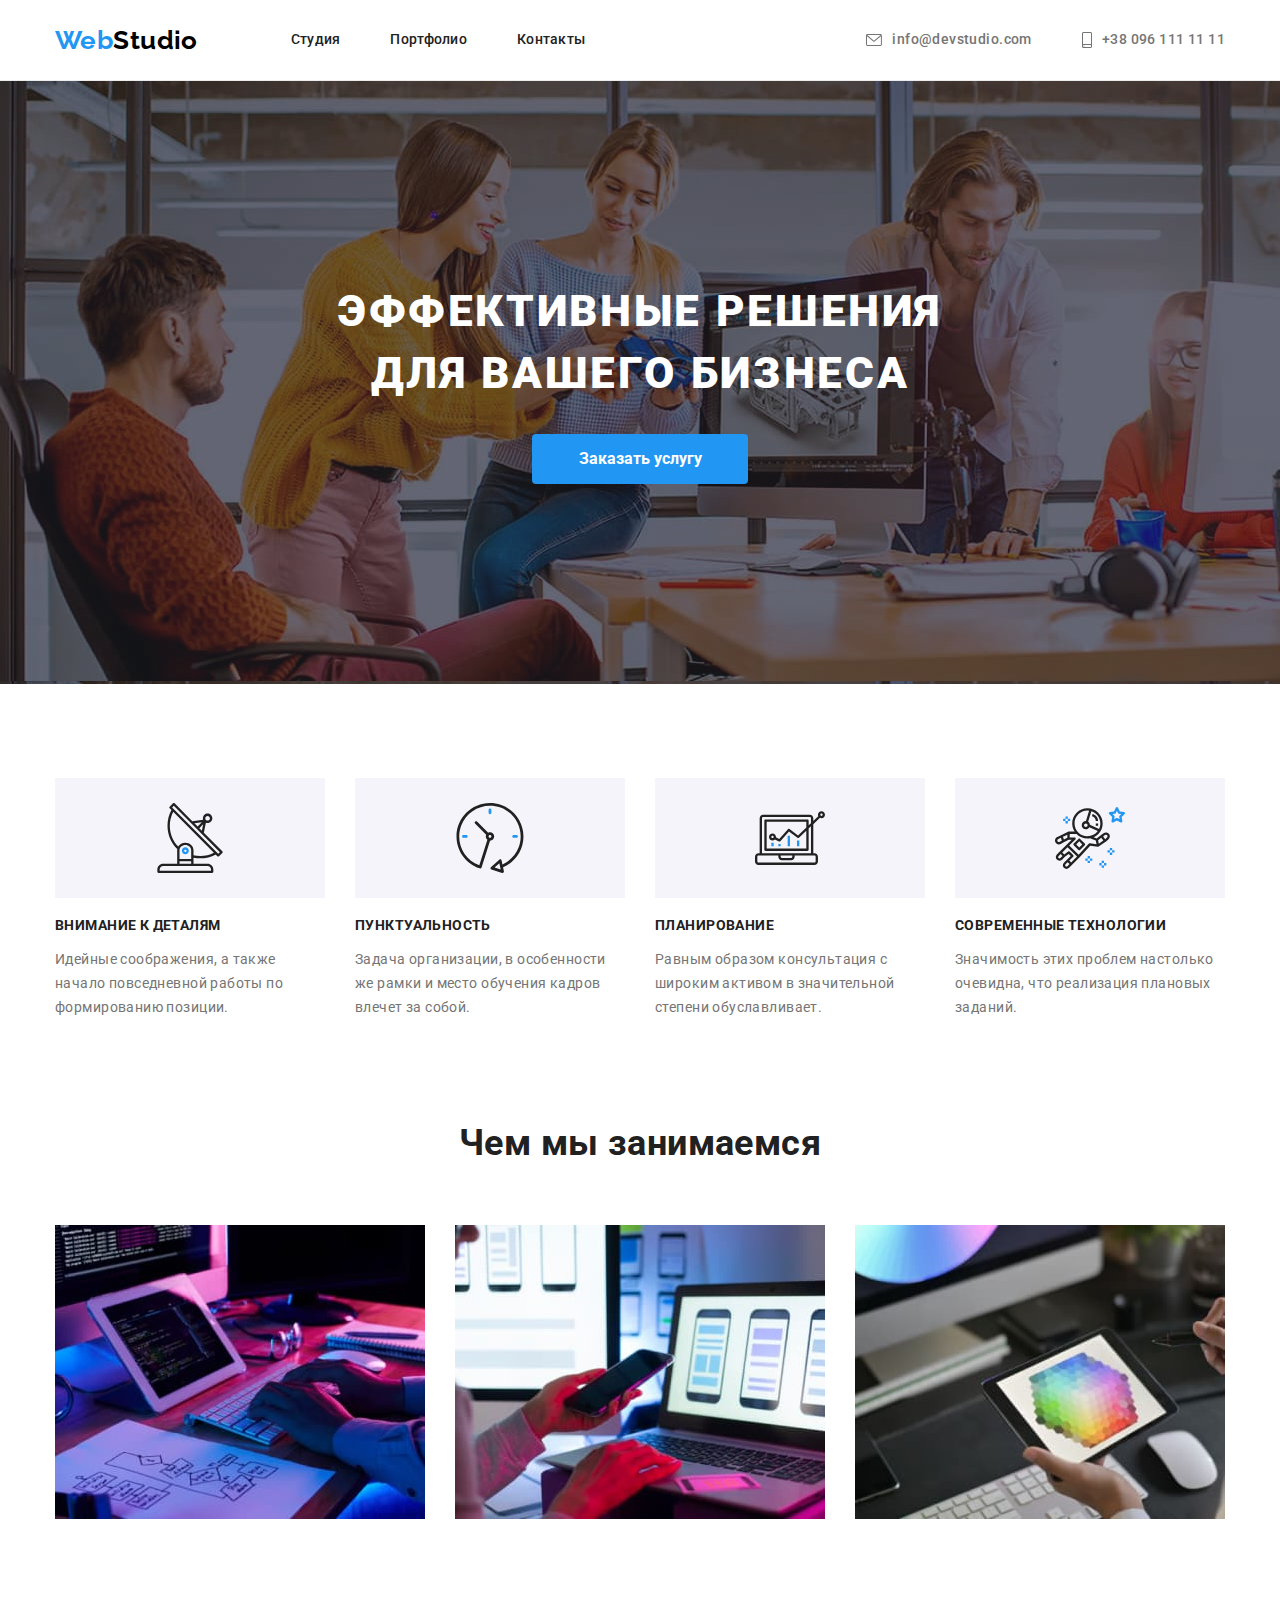
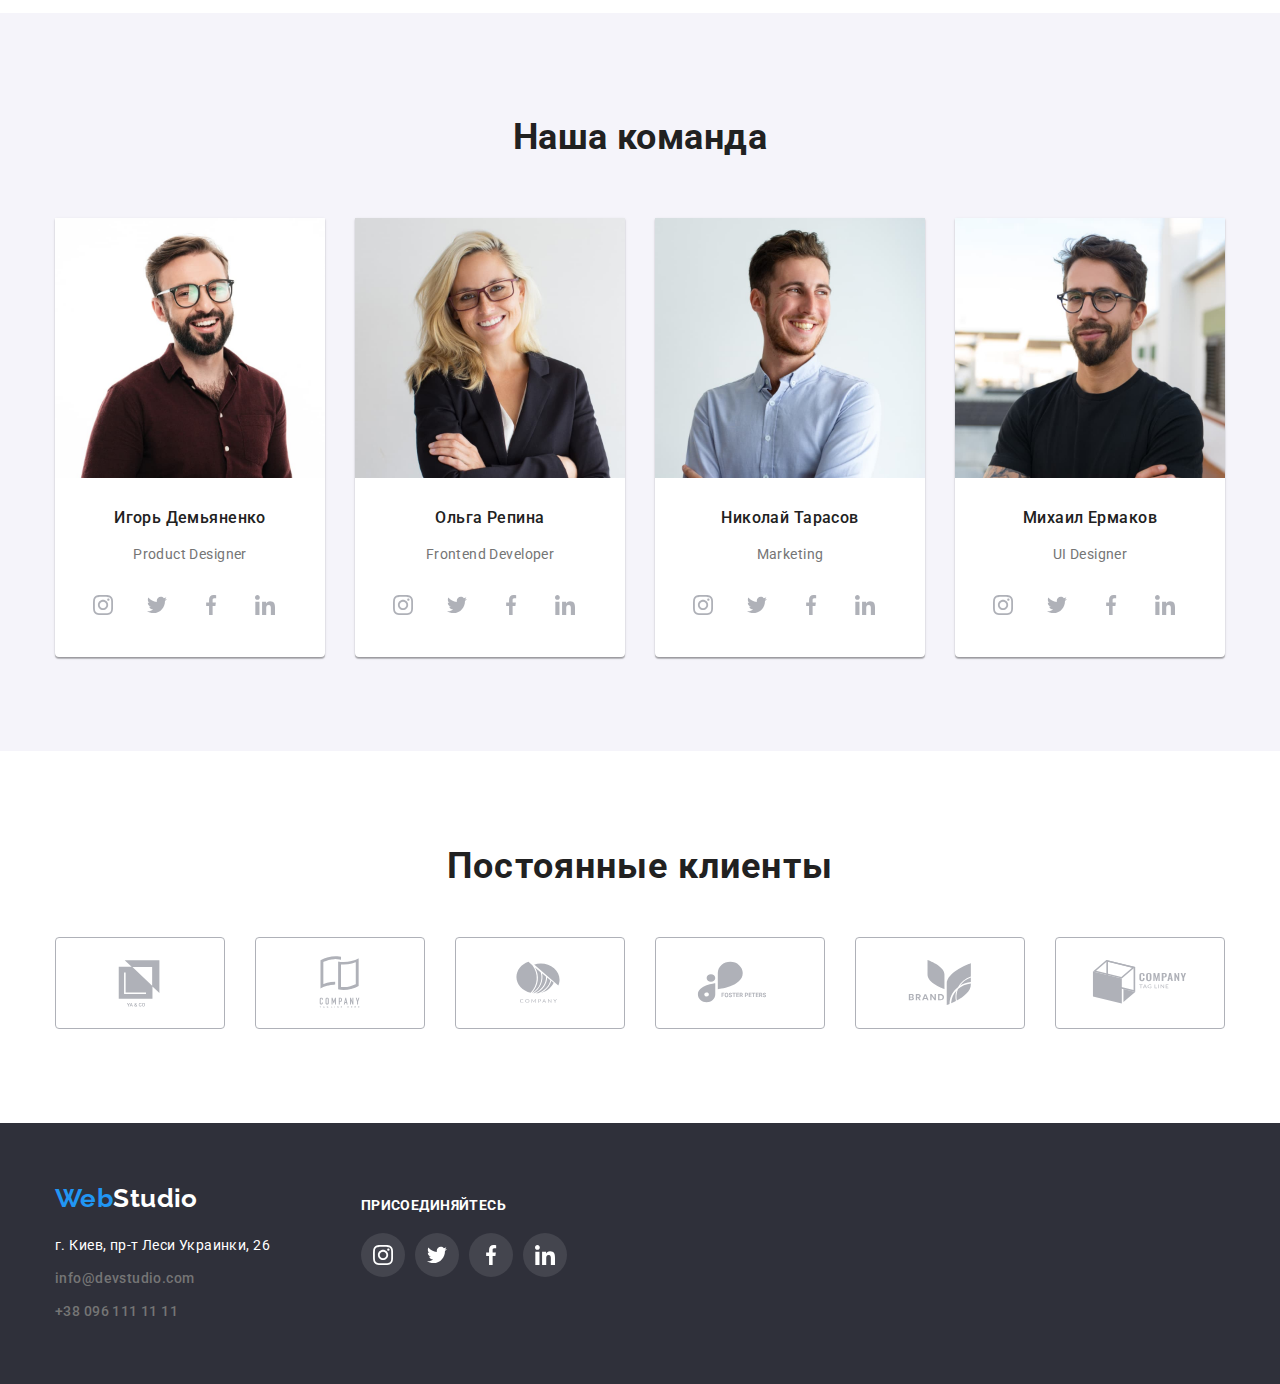
<file: index.html>
<!DOCTYPE html>
<html lang="ru">
<head>
    <meta charset="UTF-8">
    <meta http-equiv="X-UA-Compatible" content="IE=edge">
    <meta name="viewport" content="width=device-width, initial-scale=1.0">
    <title>Document</title>
    <link rel="preconnect" href="https://fonts.googleapis.com">
    <link rel="preconnect" href="https://fonts.gstatic.com" crossorigin>
    <link href="https://fonts.googleapis.com/css2?family=Raleway:wght@700&family=Roboto:wght@400;500;700;900&display=swap" rel="stylesheet">
    <link rel="stylesheet" href="https://cdnjs.cloudflare.com/ajax/libs/modern-normalize/1.1.0/modern-normalize.min.css">
    <link rel="stylesheet" href="./css/styles.css">
</head>
<body>
    <header class="header-redact">
        <div class="container">
            <nav class="nav-redact"><a href="./index.html" class="logo">Web<span class="logo-two">Studio</span></a>
                <ul class="header-list">
                    <li class="item"><a href="./index.html" class="header-buttons">Студия</a></li>
                    <li class="item"><a href="./portfolio.html" class="header-buttons">Портфолио</a></li>
                    <li class="item"><a href="#" class="header-buttons">Контакты</a></li>
                </ul>
            </nav>
                <ul class="header-list-two">
                    <li class="item"><a href="mailto:info@devstudio.com" class="email"><svg class="email-envelope" width="16" height="12"><use href="./images/icons.svg#icon-envelope"></use></svg>info@devstudio.com</a></li>
                    <li class="phone-contacts"><a href="tel:+380961111111" class="phone"><svg class="smartphone" width="10" height="16">
                        <use href="./images/icons.svg#icon-smartphone"></use>
                    </svg>+38 096 111 11 11</a></li>
                </ul>
        </div>
    </header>
    
    <main>
        <section class="hero">
            <div class="container hero-container">
                <h1 class="decidions">Эффективные решения для вашего бизнеса</h1>
                <button type="button" class="order">Заказать услугу</button>
            </div>
        </section>
        <section class="section-osobennosti">
            <div class="container">
                <h2 class="nashi-osobennosti visually-hidden">Наши особенности</h2>
                <ul class="na-os-list">
                    <li class="li-na-os-list">
                        <div class="antenna-fon">
                            <svg class="antenna" width="70" height="70"><use href="./images/icons.svg#icon-antenna"></use></svg>
                        </div>
                        <div>
                            <h3 class="our-sp">Внимание к деталям</h3>
                            <p class="p-text">Идейные соображения, а также начало повседневной работы по формированию позиции.</p>
                        </div>
                    </li>
                    <li class="li-na-os-list">
                        <div class="clock-fon"><svg class="clock" width="70" height="70"><use href="./images/icons.svg#icon-clock"></use></svg></div>
                        <div>
                            <h3 class="our-sp">Пунктуальность</h3>
                            <p class="p-text">Задача организации, в особенности же рамки и место обучения кадров влечет за собой.</p>
                        </div>
                    </li>
                    <li class="li-na-os-list">
                        <div class="diagram-fon"><svg class="diagram" width="70" height="70"><use href="./images/icons.svg#icon-diagram"></use></svg></div>
                        <div>
                            <h3 class="our-sp">Планирование</h3>
                            <p class="p-text">Равным образом консультация с широким активом в значительной степени обуславливает.</p>
                        </div>
                    </li>
                    <li>
                        <div class="astronaut-fon"><svg class="astronaut" width="70" height="70"><use href="./images/icons.svg#icon-astronaut"></use></svg></div>
                        <div>
                            <h3 class="our-sp">Современные технологии</h3>
                            <p class="p-text">Значимость этих проблем настолько очевидна, что реализация плановых заданий.</p>
                        </div>
                    </li>

                </ul>

            </div>
        </section>

        <section class="section-what-we-do">
            <div class="container">
                <h2 class="what-we-do">Чем мы занимаемся</h2>
                <ul class="wwd-list">
                    <li class="photoes"><img src="./images/img1.jpg" alt="Человек работает с ноутбуком" width="370" height="294"></li>
                    <li class="photoes"><img src="./images/img7.jpg" alt="Человек работает с телефоном" width="370" height="294"></li>
                    <li class="photoes"><img src="./images/img6.jpg" alt="Человек работает с планшетом" width="370" height="294"></li>
                </ul>
            </div>
        </section>

        <section class="section-of-team">
            <div class="container">
            <h2 class="our-team">Наша команда</h2>
            <ul class="ot-list">
                <li class="team-item">
                    <img src="./images/img2.jpg" alt="Улыбающийся мужчина в очках с бородой" width="270" height="260">
                    <div class="name-role">
                        <h3 class="name-surname">Игорь Демьяненко</h3>
                        <p class="p-textns">Product Designer</p>
                    </div>
                    <ul class="media-item-list">
                        <li class="media-li"><a href="" class="media-item"><svg class="instagram" width="20" height="20"><use href="./images/icons.svg#icon-instagram"></use></svg></a></li>
                        <li class="media-li"><a href="" class="media-item"><svg class="twitter" width="20" height="20"><use href="./images/icons.svg#icon-twitter"></use></svg></a></li>
                        <li class="media-li"><a href="" class="media-item"><svg class="facebook" width="20" height="20"><use href="./images/icons.svg#icon-facebook"></use></svg></a></li>
                        <li class="media-li"><a href="" class="media-item"><svg class="linkedin" width="20" height="20"><use href="./images/icons.svg#icon-linkedin"></use></svg></a></li>
                    </ul>
                </li>

                <li class="team-item">
                    <img src="./images/img3.jpg" alt="Улыбающаяся женщина в очках" width="270" height="260">
                    <div class="name-role">
                        <h3 class="name-surname">Ольга Репина</h3>
                        <p class="p-textns">Frontend Developer</p>
                    </div>
                    <ul class="media-item-list">
                        <li class="media-li"><a href="" class="media-item"><svg class="instagram" width="20" height="20">
                                    <use href="./images/icons.svg#icon-instagram"></use>
                                </svg></a></li>
                        <li class="media-li"><a href="" class="media-item"><svg class="twitter" width="20" height="20">
                                    <use href="./images/icons.svg#icon-twitter"></use>
                                </svg></a></li>
                        <li class="media-li"><a href="" class="media-item"><svg class="facebook" width="20" height="20">
                                    <use href="./images/icons.svg#icon-facebook"></use>
                                </svg></a></li>
                        <li class="media-li"><a href="" class="media-item"><svg class="linkedin" width="20" height="20">
                                    <use href="./images/icons.svg#icon-linkedin"></use>
                                </svg></a></li>
                    </ul>
                </li>

                <li class="team-item">
                    <img src="./images/img4.jpg" alt="Улыбающийся мужчина с маленькой бородой" width="270" height="260">
                    <div class="name-role">
                        <h3 class="name-surname">Николай Тарасов</h3>
                        <p class="p-textns">Marketing</p>
                    </div>
                    <ul class="media-item-list">
                        <li class="media-li"><a href="" class="media-item"><svg class="instagram" width="20" height="20">
                                    <use href="./images/icons.svg#icon-instagram"></use>
                                </svg></a></li>
                        <li class="media-li"><a href="" class="media-item"><svg class="twitter" width="20" height="20">
                                    <use href="./images/icons.svg#icon-twitter"></use>
                                </svg></a></li>
                        <li class="media-li"><a href="" class="media-item"><svg class="facebook" width="20" height="20">
                                    <use href="./images/icons.svg#icon-facebook"></use>
                                </svg></a></li>
                        <li class="media-li"><a href="" class="media-item"><svg class="linkedin" width="20" height="20">
                                    <use href="./images/icons.svg#icon-linkedin"></use>
                                </svg></a></li>
                    </ul>
                </li>
                
                <li class="team-item">
                    <img src="./images/img5.jpg" alt="Легко улыбающийся мужчина в очках с бородой" width="270" height="260">
                    <div class="name-role">
                        <h3 class="name-surname">Михаил Ермаков</h3>
                        <p class="p-textns">UI Designer</p>
                    </div>
                    <ul class="media-item-list">
                        <li class="media-li"><a href="" class="media-item"><svg class="instagram" width="20" height="20">
                                    <use href="./images/icons.svg#icon-instagram"></use>
                                </svg></a></li>
                        <li class="media-li"><a href="" class="media-item"><svg class="twitter" width="20" height="20">
                                    <use href="./images/icons.svg#icon-twitter"></use>
                                </svg></a></li>
                        <li class="media-li"><a href="" class="media-item"><svg class="facebook" width="20" height="20">
                                    <use href="./images/icons.svg#icon-facebook"></use>
                                </svg></a></li>
                        <li class="media-li"><a href="" class="media-item"><svg class="linkedin" width="20" height="20">
                                    <use href="./images/icons.svg#icon-linkedin"></use>
                                </svg></a></li>
                    </ul>
                </li>
            </ul>
            </div>
        </section>
        <section class="clients">
            <div class="container">
                <h2 class="our-clients">Постоянные клиенты</h2>
                <ul class="clients-list">
                    <li class="li-of-clients"><a href="" class="link-of-clients-list"><svg class="clients-svg" width="106" height="60"><use href="./images/icons.svg#icon-companyone"></use></svg></a></li>
                    <li class="li-of-clients"><a href="" class="link-of-clients-list"><svg class="clients-svg" width="106" height="60"><use href="./images/icons.svg#icon-companytwo"></use></svg></a></li>
                    <li class="li-of-clients"><a href="" class="link-of-clients-list"><svg class="clients-svg" width="106" height="60"><use href="./images/icons.svg#icon-Logothree"></use></svg></a></li>
                    <li class="li-of-clients"><a href="" class="link-of-clients-list"><svg class="clients-svg" width="106" height="60"><use href="./images/icons.svg#icon-Logofour"></use></svg></a></li>
                    <li class="li-of-clients"><a href="" class="link-of-clients-list"><svg class="clients-svg" width="106" height="60"><use href="./images/icons.svg#icon-Logofive"></use></svg></a></li>
                    <li class="li-of-clients"><a href="" class="link-of-clients-list"><svg class="clients-svg" width="106" height="60"><use href="./images/icons.svg#icon-Logosix"></use></svg></a></li>
                </ul>
            </div>
        </section>

    </main>
    <footer class="section-footer">
        <div class="container">
            <div class="div-section-footer">
                <a href="./index.html" class="logo">Web<span class="logo-three">Studio</span></a>
                <address>
                    <ul class="footer-list">
                        <li class="li-fl"><a href="https://goo.gl/maps/CPtrU1FHBa2aNyZL9" target="_blank" rel="noopener noreferrer nofollow" class="where">г. Киев, пр-т Леси Украинки, 26</a></li>
                        <li class="li-fl"><a href="mailto:info@devstudio.com" class="email">info@devstudio.com</a></li>
                        <li class="li-fl"><a href="tel:+380961111111" class="phone">+38 096 111 11 11</a></li>
                    </ul>
                </address>
            </div>
            <div>
                <p class="join-footer">Присоединяйтесь</h2>
                <ul class="media-footer-list">
                    <li class="media-footer-li"><a href="" class="media-item-footer"><svg class="instagram-footer" width="20" height="20"><use href="./images/icons.svg#icon-instagram"></use></svg></a></li>
                    <li class="media-footer-li"><a href="" class="media-item-footer"><svg class="twitter-footer" width="20" height="20"><use href="./images/icons.svg#icon-twitter"></use></svg></a></li>
                    <li class="media-footer-li"><a href="" class="media-item-footer"><svg class="facebook-footer" width="20" height="20"><use href="./images/icons.svg#icon-facebook"></use></svg></a></li>
                    <li class="media-footer-li"><a href="" class="media-item-footer"><svg class="linkedin-footer" width="20" height="20"><use href="./images/icons.svg#icon-linkedin"></use></svg></a></li>
                </ul>
            </div>
        </div>
    </footer>
</body>
</html>
</file>
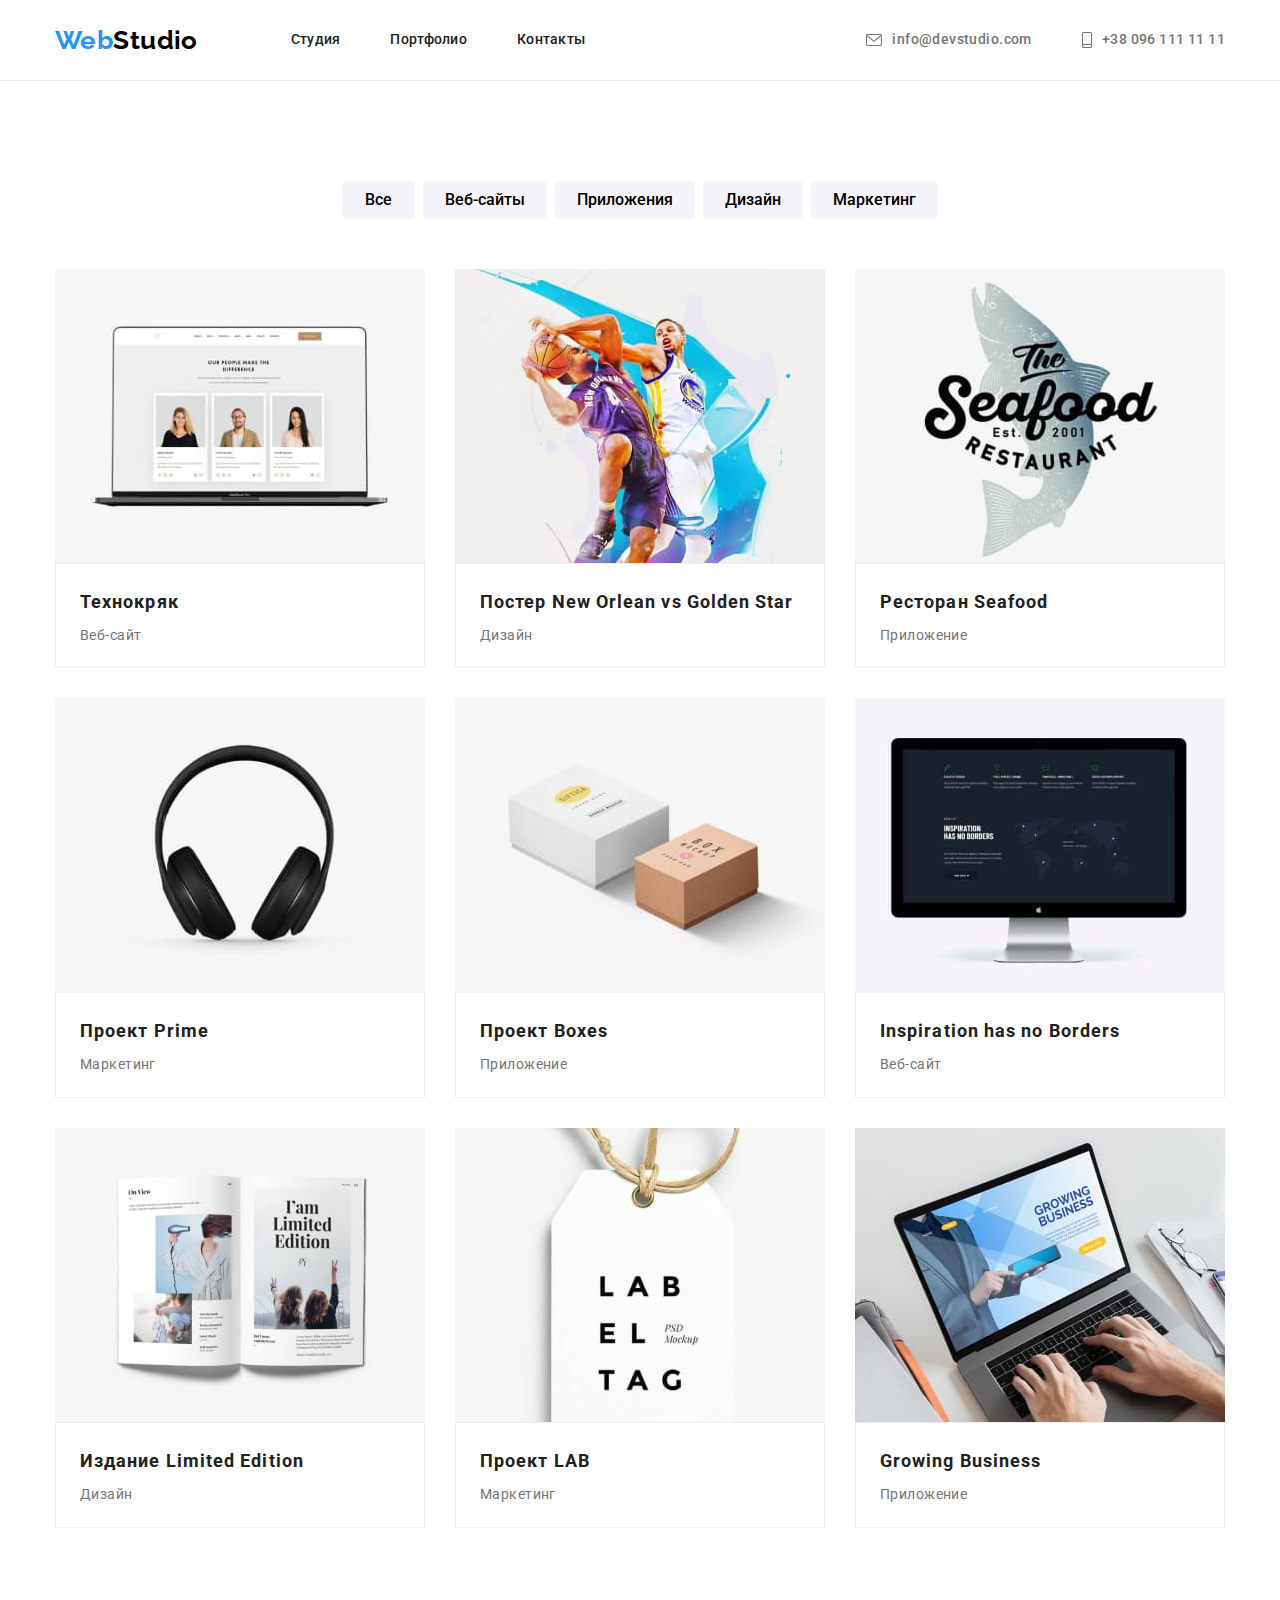
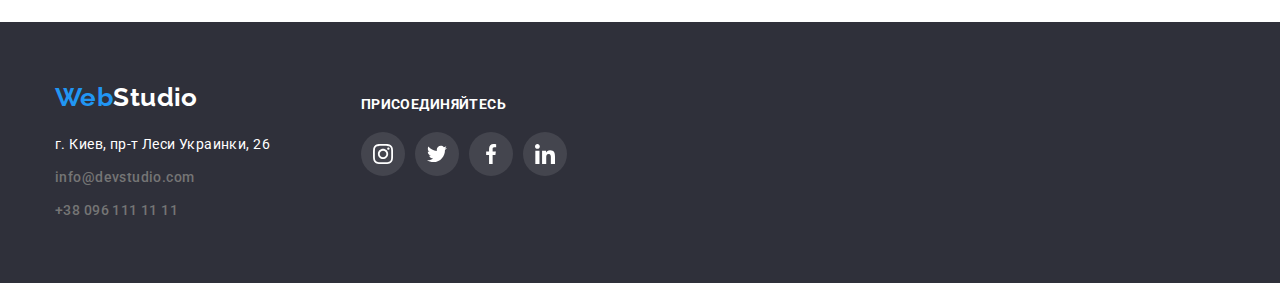
<file: portfolio.html>
<!DOCTYPE html>
<html lang="en">
<head>
    <meta charset="UTF-8">
    <meta http-equiv="X-UA-Compatible" content="IE=edge">
    <meta name="viewport" content="width=device-width, initial-scale=1.0">
    <title>Document</title>
    <link rel="preconnect" href="https://fonts.googleapis.com">
    <link rel="preconnect" href="https://fonts.gstatic.com" crossorigin>
    <link href="https://fonts.googleapis.com/css2?family=Raleway:wght@700&family=Roboto:wght@400;500;700;900&display=swap" rel="stylesheet">
    <link rel="stylesheet" href="https://cdnjs.cloudflare.com/ajax/libs/modern-normalize/1.1.0/modern-normalize.min.css">
    <link rel="stylesheet" href="./css/styles.css">
</head>
<body>
    <header class="header-redact">
        <div class="container">
            <nav class="nav-redact"><a href="./index.html" class="logo">Web<span class="logo-two">Studio</span></a>
                <ul class="header-list">
                    <li class="item"><a href="./index.html" class="header-buttons">Студия</a></li>
                    <li class="item"><a href="./portfolio.html" class="header-buttons">Портфолио</a></li>
                    <li class="item"><a href="#" class="header-buttons">Контакты</a></li>
                </ul>
            </nav>
            <ul class="header-list-two">
                <li class="item"><a href="mailto:info@devstudio.com" class="email"><svg class="email-envelope" width="16"
                            height="12">
                            <use href="./images/icons.svg#icon-envelope"></use>
                        </svg>info@devstudio.com</a></li>
                <li class="phone-contacts"><a href="tel:+380961111111" class="phone"><svg class="smartphone" width="10"
                            height="16">
                            <use href="./images/icons.svg#icon-smartphone"></use>
                        </svg>+38 096 111 11 11</a></li>
            </ul>
        </div>
    </header>

        <main>
            <section class="our-works-list">
                <div class="container">
                    <h1 class="visually-hidden">Наши работы</h1>
                    <ul class="list-ptf">
                        <li class="li-list-ptf"><button type="button" class="buttons-ptf">Все</button></li>
            
                        <li class="li-list-ptf"><button type="button" class="buttons-ptf">Веб-сайты</button></li>
            
                        <li class="li-list-ptf"><button type="button" class="buttons-ptf">Приложения</button></li>
            
                        <li class="li-list-ptf"><button type="button" class="buttons-ptf">Дизайн</button></li>
            
                        <li class="li-list-ptf"><button type="button" class="buttons-ptf">Маркетинг</button></li>
                    </ul>
            
                
                    <ul class="works-list">
                        <li class="works-list-item">
                            <a href="#" class="works-list-link"><img src="./images/portf1.jpg" alt="Ноутбук с открытым веб-сайтом" width="370" height="294">
                            <div class="div-wl">
                                <h2 class="portfolio-title">Технокряк</h2>
                                <p class="colour-type-of-work">Веб-сайт</p>
                            </div></a>
                        </li>
                        <li class="works-list-item">
                            <a href="#" class="works-list-link"><img src="./images/portf2.jpg" alt="Два баскетболиста на постере" width="370" height="294">
                            <div class="div-wl">
                                <h2 class="portfolio-title">Постер New Orlean vs Golden Star</h2>
                                <p class="colour-type-of-work">Дизайн</p>
                            </div></a>
                        </li>
                        <li class="works-list-item">
                            <a href="#" class="works-list-link"><img src="./images/portf3.jpg" alt="Логотип ресторана морской еды" width="370" height="294">
                            <div class="div-wl">
                                <h2 class="portfolio-title">Ресторан Seafood</h2>
                                <p class="colour-type-of-work">Приложение</p>
                            </div></a>
                        </li>
                        <li class="works-list-item">
                            <a href="#" class="works-list-link">
                                <img src="./images/portf4.jpg" alt="Наушники" width="370" height="294">
                                <div class="div-wl">
                                    <h2 class="portfolio-title">Проект Prime</h2>
                                    <p class="colour-type-of-work">Маркетинг</p>
                                </div>
                            </a>
                        </li>
                        <li class="works-list-item"><a href="#" class="works-list-link"><img src="./images/portf5.jpg" alt="Две коробки одна перед другой" width="370" height="294">
                        <div class="div-wl">
                            <h2 class="portfolio-title">Проект Boxes</h2>
                            <p class="colour-type-of-work">Приложение</p>
                        </div></a>
                        </li>
                        <li class="works-list-item">
                            <a href="#" class="works-list-link"><img src="./images/portf6.jpg" alt="Макбук с открытым веб-сайтом" width="370" height="294">
                            <div class="div-wl">
                                <h2 class="portfolio-title">Inspiration has no Borders</h2>
                                <p class="colour-type-of-work">Веб-сайт</p>
                            </div></a>
                        </li>
                        <li class="works-list-item">
                            <a href="#" class="works-list-link"><img src="./images/portf7.jpg" alt="Открытый глянцевый журнал" width="370" height="294">
                            <div class="div-wl">
                                <h2 class="portfolio-title">Издание Limited Edition</h2>
                                <p class="colour-type-of-work">Дизайн</p>
                            </div></a>
                        </li>
                        <li class="works-list-item">
                            <a href="#" class="works-list-link"><img src="./images/portf8.jpg" alt="Бирка с примером дизайна" width="370" height="294">
                            <div class="div-wl">
                                <h2 class="portfolio-title">Проект LAB</h2>
                                <p class="colour-type-of-work">Маркетинг</p>
                            </div></a>
                        </li>
                        <li class="works-list-item">
                            <a href="#" class="works-list-link"><img src="./images/portf9.jpg" alt="Человек перед открытым ноутбуком с примером сайта" width="370" height="294">
                            <div class="div-wl">
                                <h2 class="portfolio-title">Growing Business</h2>
                                <p class="colour-type-of-work">Приложение</p>
                            </div></a>
                        </li>
                    </ul>
                </div>
            </section>
        </main>

    <footer class="section-footer">
        <div class="container">
            <div class="div-section-footer">
                <a href="./index.html" class="logo">Web<span class="logo-three">Studio</span></a>
                <address>
                    <ul class="footer-list">
                        <li class="li-fl"><a href="https://goo.gl/maps/CPtrU1FHBa2aNyZL9" target="_blank" rel="noopener noreferrer nofollow" class="where">г. Киев, пр-т Леси Украинки, 26</a></li>
                        <li class="li-fl"><a href="mailto:info@devstudio.com" class="email">info@devstudio.com</a></li>
                        <li><a href="tel:+380961111111" class="phone">+38 096 111 11 11</a></li>
                    </ul>
                </address>
            </div>
            <div>
                <p class="join-footer">Присоединяйтесь</h2>
                <ul class="media-footer-list">
                    <li class="media-footer-li"><a href="" class="media-item-footer"><svg class="instagram-footer" width="20" height="20"><use href="./images/icons.svg#icon-instagram"></use></svg></a></li>
                    <li class="media-footer-li"><a href="" class="media-item-footer"><svg class="twitter-footer" width="20" height="20"><use href="./images/icons.svg#icon-twitter"></use></svg></a></li>
                    <li class="media-footer-li"><a href="" class="media-item-footer"><svg class="facebook-footer" width="20" height="20"><use href="./images/icons.svg#icon-facebook"></use></svg></a></li>
                    <li class="media-footer-li"><a href="" class="media-item-footer"><svg class="linkedin-footer" width="20" height="20"><use href="./images/icons.svg#icon-linkedin"></use></svg></a></li>
                </ul>
            </div>
        </div>
    </footer>
</body>
</html>
</file>
<file: css/styles.css>
:root {
    --primary-text-colour: #212121;
    --accent-text-colour: #2196F3;
    --background-colour: #FFFFFF;
    --black-colour: #000;
    --grey-colour: #2F303A;
    --light-grey-colour: #757575;
    --for-one-white: #F5F4FA;
    --smth-grey: #EEEEEE;
    --for-header: #ECECEC;
    --for-media: #AFB1B8;
    
}
body {
    background-color: var(--background-colour);
    color: var(--primary-text-colour);
    font-family: 'Roboto', sans-serif;
    font-size: 14px;
    line-height: 1.71;
    letter-spacing: 0.03em;
}

a {
    text-decoration: none;
}

img {
    display: block;
    max-width: 100%;
    height: auto;
}

.header-redact {
    border-bottom: 1px solid var(--for-header);
}
.logo {
    font-family: 'Raleway', sans-serif;
    font-weight: 700;
    font-size: 26px;
    line-height: 1.19;
    color: var(--accent-text-colour);
    margin-right: 93px;
    display: block;
    display: flex;


}

.logo-two {
    color: var(--black-colour);
    display: flex;
    
}

.logo-three {
    color: var(--background-colour);
    margin-bottom: 20px;
}

.hero {
    background-image: linear-gradient(rgba(47, 48, 58, 0.4), rgba(47, 48, 58, 0.4)), url(../images/hero.jpg);
    text-align: center;
    padding-bottom: 200px;
    padding-top: 200px;
}


.order {
    display: inline-block;
    font-size: 16px;
    font-weight: 700;
    line-height: 1.875;
    cursor: pointer;
    background-color: var(--accent-text-colour);
    color: var(--background-colour);
    border: 1px transparent;
    padding: 10px 32px;
    min-width: 216px;
    border-radius: 4px;
}

.order:hover, 
.order:focus {
    background: #188CE8;
    box-shadow: 0px 4px 4px rgba(0, 0, 0, 0.15);

}

.decidions {
    font-weight: 900;
    font-size: 44px;
    line-height: 1.4;   
    letter-spacing: 0.06em;
    text-transform: uppercase;
    color: var(--background-colour);
    margin-top: 0px;
    margin-bottom: 30px;


}

ul {
    padding: 0;
    margin: 0;
    list-style: none;
}


.header-list {
    margin: 0;
    padding: 0;
    display: block;
    display: flex;
    align-items: center;
}

.header-list-two {
    margin: 0;
    padding: 0;
    display: block;
    display: flex;
    align-items: center;
}

.header-list .item {
    margin-right: 50px;
}

.header-list .item:last-child {
    margin-right: 0;
}

.header-list .phone-contacts {
    margin-right: 0;
}

.header-list:hover, 
.header-list:focus,
.footer-list:hover
.footer-list:focus {
    color: var(--accent-text-colour);
}


.header-list-two .item {
    margin-right: 50px;
}

.header-list-two:hover, 
.header-list-two:focus {
    color: var(--accent-text-colour);
}

.header-buttons {
    font-weight: 500;
    font-size: 14px;
    line-height: 1.14;
    letter-spacing: 0.02em;
    color: var(--primary-text-colour);
    padding-top: 32px;
    padding-bottom: 32px;
    display: inline-block;

}
.header-buttons:hover, 
.header-buttons:focus {
    color: var(--accent-text-colour);
}


.phone, .email {
    color: var(--light-grey-colour);
    font-weight: 500;
    display: flex;
    align-items: center;
    fill: currentColor;
}

.email-envelope {
    margin-right: 10px;
}

.smartphone {
    margin-right: 10px;
}

.smartphone:hover,
.smartphone:focus {
    fill: var(--accent-text-colour);
}


.phone:focus,
.phone:hover{
    color: var(--accent-text-colour);
}

.email:focus, 
.email:hover {
    color: var(--accent-text-colour);
}


.p-text {
    font-weight: 400;
    font-size: 14px;
    line-height: 1.7;
    color: var(--light-grey-colour);
    margin: 0;
}

.p-textns {
    font-weight: 400;
    font-size: 14px;
    line-height: 1.7;
    color: var(--light-grey-colour);
    text-align: center; 
    margin: 0;
}

.media-item-list {
    display: flex;
    margin-bottom: 30px;
    margin-right: 10px;
    align-items: center;
    padding: 0;
    margin-left: 26px;
}

.media-li {
    margin-right: 10px;
}

.media-item {
    width: 44px;
    height: 44px;
    border-radius: 50%;
    background-color: var(--background-colour);
    color: var(--for-media);
    fill: currentColor;
    display: flex;
    align-items: center;
    justify-content: center;

}

.media-item-list:last-child {
    margin-right: 0px;
}


.media-item:hover,
.media-item:focus {
    background-color: var(--accent-text-colour);
    color: var(--background-colour);
}

.instagram:hover,
.instagram:focus {
    fill: var(--background-colour);
}

.twitter:hover,
.twitter:focus {
    fill: var(--background-colour);
}

.facebook:hover,
.facebook:focus {
    fill: var(--background-colour);
}

.linkedin:hover,
.linkedin:focus {
    fill: var(--background-colour);
}

.section-osobennosti {
    padding-top: 94px;
}

.our-works-list {
    padding-bottom: 94px;
    padding-top: 100px;
}

.works-list-link:focus, 
.works-list-link:hover {
    box-shadow: 0px 1px 1px rgba(0, 0, 0, 0.12), 0px 4px 4px rgba(0, 0, 0, 0.06), 1px 4px 6px rgba(0, 0, 0, 0.16);
}

.our-team, .what-we-do, .nashi-osobennosti {
    font-weight: 700;
    font-size: 36px;
    line-height: 1.7;
    text-align: center;
    margin-top: 0;
    margin-bottom: 50px;
}
.section-what-we-do {
    padding-bottom: 94px;
    padding-top: 94px;

}

.ot-list {
    display: flex;
}

.ot-list .team-item:not(:last-child) {
    margin-right: 30px;
}

.team-item:last-child {
    margin-right: 0;
}


.team-item {
    box-shadow: 0px 1px 3px rgba(0, 0, 0, 0.12), 0px 1px 1px rgba(0, 0, 0, 0.14), 0px 2px 1px rgba(0, 0, 0, 0.2);
    border-radius: 0px 0px 4px 4px;
}

.wwd-list {
    display: flex;
    margin-bottom: 0;
    margin-top: 0;
    padding-left: 0;
}

.wwd-list .photoes {
    margin-right: 30px;
}

.wwd-list .photoes:last-child {
    margin-right: 0px;
}

.visually-hidden {
    position: absolute;
    white-space: nowrap;
    width: 1px;
    height: 1px;
    overflow: hidden;
    border: 0;
    padding: 0;
    clip: rect(0 0 0 0);
    clip-path: inset(50%);
    margin: -1px;
}

.container {
    width: 1200px;
    padding-left: 15px;
    padding-right: 15px;
    margin: 0 auto;
}

.section-footer .container {
    display: flex;
    justify-items: baseline;
}

.hero-container {
    width: 696px;
}

.nav-redact {
    margin-right: auto;
    display: flex;
    align-items: center;
}

.header-redact .container {
    display: flex;
    align-items: center;
}

.section-of-team {
    background-color: var(--for-one-white);
    padding-top: 94px;
    padding-bottom: 94px;
    margin-left: 0;
    margin-bottom: 0;
    margin-top: 0;
}

.name-role {
    padding-top: 30px;
    margin-bottom: 16px;
}

.name-surname {
    font-weight: 500;
    font-size: 16px;
    line-height: 1.19;
    text-align: center;
    margin-top: 0;
}

.team-item {
    background-color: var(--background-colour);
}

.na-os-list {
    display: flex;
    padding-left: 0px;
}

.li-na-os-list {
    margin-right: 30px;
}


.diagram-fon, .clock-fon, .antenna-fon, .astronaut-fon {
    background-color: var(--for-one-white);
    width: 270px;
    height: 120px;
    display: flex;
    align-items: center;
    justify-content: center;
    margin-bottom: 20px;
}

.our-sp {
    margin-top: 0;
    font-weight: 700;
    font-size: 14px;
    line-height: 1.14;
    text-transform: uppercase;
}

.footer-list {
    font-style: normal;
    margin: 0;
    padding: 0;

}

.our-clients {
    font-weight: 700;
    font-size: 36px;
    line-height: 1.17;
    text-align: center;
    letter-spacing: 0.03em;
    margin: 0;
    margin-bottom: 50px;
}


.clients {
    padding-top: 94px;
    padding-bottom: 94px;
}

.clients-list
 {
    display: flex;
}

.link-of-clients-list {
    width: 100%;
    height: 100%;
    display: flex;
    align-items: center;
    justify-content: center;
    color: var(--for-media);
    fill: currentColor;
}

.link-of-clients-list:hover, 
.link-of-clients-list:focus {
    color: var(--accent-text-colour);
}

.clients-svg:hover,
.clients-svg:focus {
    fill: currentColor;
}


.li-of-clients {
    border: 1px solid var(--for-media);
    border-radius: 4px;
    margin-right: 30px;
    width: 170px;
    height: 92px;
}

.li-of-clients:last-child {
    margin-right: 0;
}

.li-of-clients:hover, 
.li-of-clients:focus {
    border: 1px solid var(--accent-text-colour);

}

.li-fl:not(:last-child) {
    margin-bottom: 9px;
}

.section-footer {
    background-color: var(--grey-colour);
    padding-top: 60px;
    padding-bottom: 60px;
    display: flex;
}

.where {
    font-size: 14px;
    line-height: 1.7;
    color: var(--background-colour);
    background-color: var(--grey-colour);
}

.where:hover, .where:focus {
    color: var(--accent-text-colour);
}

.div-section-footer {
    margin-right: 70px;
}

.address-footer {
    display: flex;
}

.join-footer {
    font-weight: 700;
    font-size: 14px;
    line-height: 16px;
    margin-bottom: 20px;
    letter-spacing: 0.03em;
    text-transform: uppercase;
    color: var(--background-colour);
}

.media-footer-list {
    display: flex;
    margin-bottom: 30px;
    align-items: center;
    padding: 0;
}

.media-footer-li {
    margin-right: 10px;
}

.media-footer-li:last-child {
    margin-right: 0;
}

.media-item-footer {
    width: 44px;
    height: 44px;
    border-radius: 50%;
    background-color: rgba(255, 255, 255, 0.1);
    display: flex;
    align-items: center;
    justify-content: center;

}

.media-item-footer:hover,
.media-item-footer:focus {
    background-color: var(--accent-text-colour);
}

.instagram-footer, .twitter-footer,
.facebook-footer, .linkedin-footer {
    fill: var(--background-colour);
}


.instagram-footer:focus,
.instagram-footer:hover {
    fill: var(--background-colour)
}

.twitter-footer:focus,
.twitter-footer:hover {
    fill: var(--background-colour)
}


.facebook-footer:focus,
.facebook-footer:hover {
    fill: var(--background-colour)
}

.linkedin-footer:focus,
.linkedin-footer:hover {
    fill: var(--background-colour)
}

.list-ptf {
    display: flex;
    margin-bottom: 50px;
    padding-left: 0;
    justify-content: center;
}

.list-ptf .li-list-ptf {
    margin-right: 8px;
}

.list-ptf :last-child {
    margin-right: 0;
}
.buttons-ptf {
    display: inline-block;
    cursor: pointer;
    font-size: 16px;
    line-height: 1.6;
    font-weight: 500;
    text-align: center;
    font-family: inherit;
    background-color: var(--for-one-white);
    border: 1px transparent;
    border-radius: 4px;
    padding: 6px 22px;
    min-width: 73px;
}

.works-list {
    display: flex;
    flex-wrap: wrap;
    text-align: center;
    margin: 0;
    padding: 0;
    margin-right: -30px;
    margin-bottom: -30px;
}

.works-list .works-list-item {
    width: 370px;
    margin-right: 30px;
    margin-bottom: 30px;

}

.works-list-item:hover,
.works-list-item:focus {
    box-shadow: 0px 1px 1px rgba(0, 0, 0, 0.12), 0px 4px 4px rgba(0, 0, 0, 0.06), 1px 4px 6px rgba(0, 0, 0, 0.16);
}

.div-wl {
    padding: 20px 24px;
    border: 1px solid var(--smth-grey);
}

.portfolio-title {
    font-size: 18px;
    line-height: 2;
    letter-spacing: 0.06em;
    margin-top: 0;
    margin-bottom: 4px;
    text-align: start;
    color: var(--primary-text-colour);
}

.buttons-ptf:hover,
.buttons-ptf:focus {
    background-color: var(--accent-text-colour);
    color: var(--background-colour);
    box-shadow: 0px 3px 1px rgba(0, 0, 0, 0.1);

}

.colour-type-of-work {
    color: var(--light-grey-colour);
    margin: 0;
    text-align: start;
}
</file>
